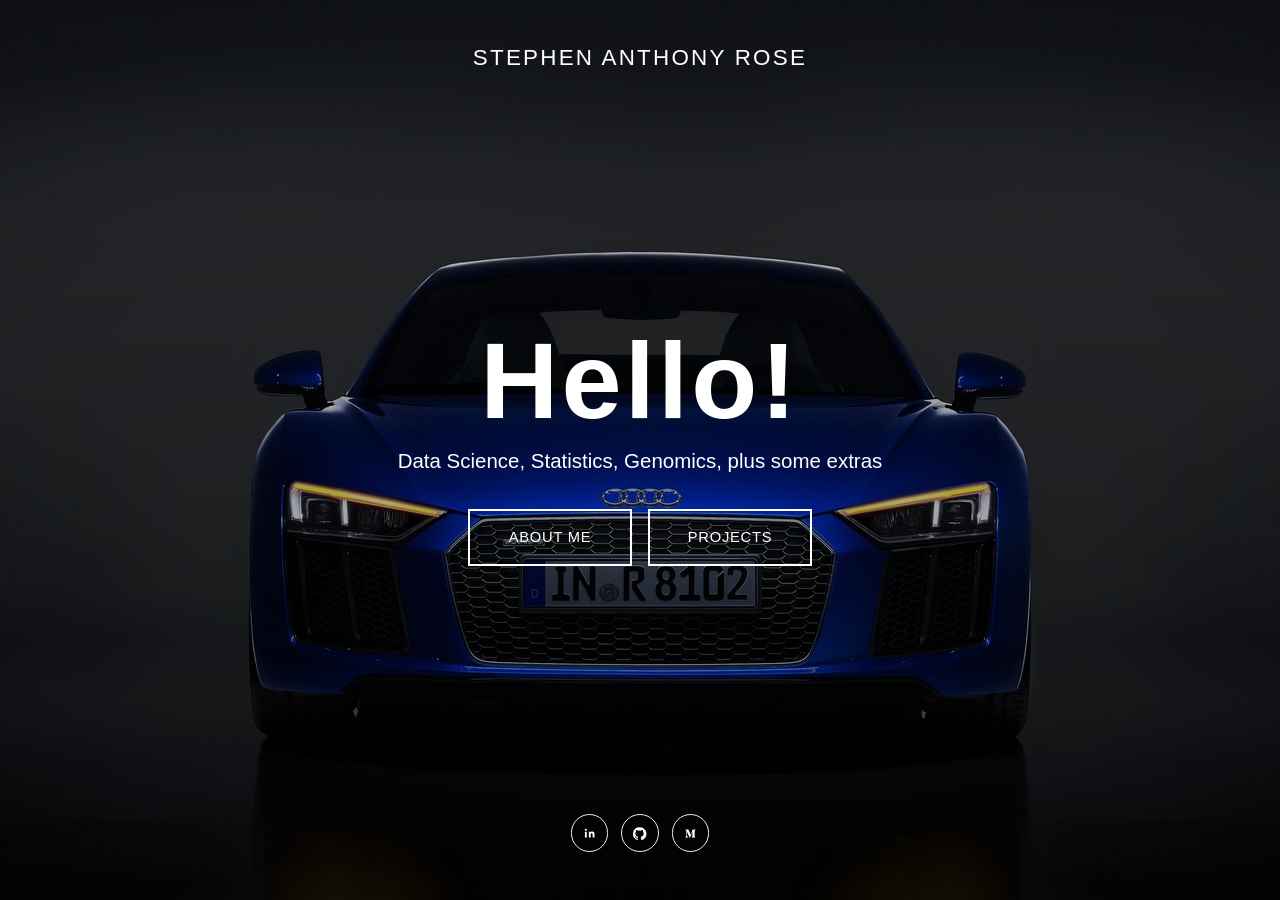
<file: index.html>
<!DOCTYPE html>
<html lang="en">
<head>
  <meta charset="UTF-8">
  <meta name="viewport" content="width=device-width, initial-scale=1.0">
  <title>Stephen Rose</title>
  <meta name="description" content="Stephen Anthony Rose - Data Science, Statistics, Genomics, plus some extras.">
  <link rel="stylesheet" href="assets/styles.css">
</head>
<body class="home-page">
  <main class="hero-shell home-hero" style="--hero-image: url('./Audi-R8_V10-2016-1280-1b.jpg'); background-color: #111217;">
    <p class="home-brand">Stephen Anthony Rose</p>
    <div class="hero-content home-copy">
      <h1>Hello!</h1>
      <p class="hero-subtitle">Data Science, Statistics, Genomics, plus some extras</p>
      <div class="cta-row">
        <a class="button button--light" href="aboutme/">About Me</a>
        <a class="button button--light" href="projects/">Projects</a>
      </div>
    </div>
    <div class="social-list home-social" aria-label="Social links">
      <a class="social-link" href="https://www.linkedin.com/in/arose13" target="_blank" rel="noreferrer" aria-label="LinkedIn">
        <svg viewBox="0 0 24 24" aria-hidden="true"><path d="M6.94 8.5V19H3.5V8.5h3.44ZM5.22 3A2.02 2.02 0 1 1 5.2 7.04 2.02 2.02 0 0 1 5.22 3Zm5.01 5.5H13.5v1.43h.05c.46-.87 1.6-1.79 3.3-1.79 3.53 0 4.18 2.32 4.18 5.34V19h-3.43v-4.86c0-1.16-.02-2.65-1.61-2.65-1.62 0-1.87 1.27-1.87 2.57V19h-3.43V8.5Z"/></svg>
      </a>
      <a class="social-link" href="https://github.com/arose13" target="_blank" rel="noreferrer" aria-label="GitHub">
        <svg viewBox="0 0 24 24" aria-hidden="true"><path d="M12 .5A12 12 0 0 0 8.2 23.9c.6.1.82-.26.82-.58v-2.03c-3.34.73-4.04-1.42-4.04-1.42-.55-1.37-1.33-1.74-1.33-1.74-1.08-.74.08-.72.08-.72 1.2.08 1.83 1.22 1.83 1.22 1.05 1.82 2.76 1.3 3.43.99.1-.77.41-1.3.74-1.6-2.67-.3-5.48-1.34-5.48-5.93 0-1.31.47-2.39 1.23-3.24-.12-.3-.53-1.53.12-3.18 0 0 1-.33 3.3 1.24a11.5 11.5 0 0 1 6 0c2.29-1.57 3.29-1.24 3.29-1.24.66 1.65.25 2.88.12 3.18.77.85 1.23 1.93 1.23 3.24 0 4.6-2.81 5.63-5.49 5.93.43.38.82 1.1.82 2.21v3.28c0 .32.21.7.83.58A12 12 0 0 0 12 .5Z"/></svg>
      </a>
      <a class="social-link" href="https://medium.com/@arose13" target="_blank" rel="noreferrer" aria-label="Medium">
        <svg viewBox="0 0 24 24" aria-hidden="true"><path d="M4.6 7.7a.7.7 0 0 0-.24-.58L2.6 5.01V4.75h5.46l4.22 9.26 3.7-9.26h5.2V5l-1.5 1.44a.45.45 0 0 0-.17.43v10.26a.45.45 0 0 0 .17.43L21.14 19v.25h-7.53V19l1.55-1.5c.15-.15.15-.2.15-.43V8.78l-4.3 10.72h-.58L5.42 8.78v6.97c-.04.31.06.62.28.84l2.02 2.45v.25H2v-.25l2.02-2.45c.22-.22.32-.54.27-.84V7.7Z"/></svg>
      </a>
    </div>
  </main>
</body>
</html>
</file>
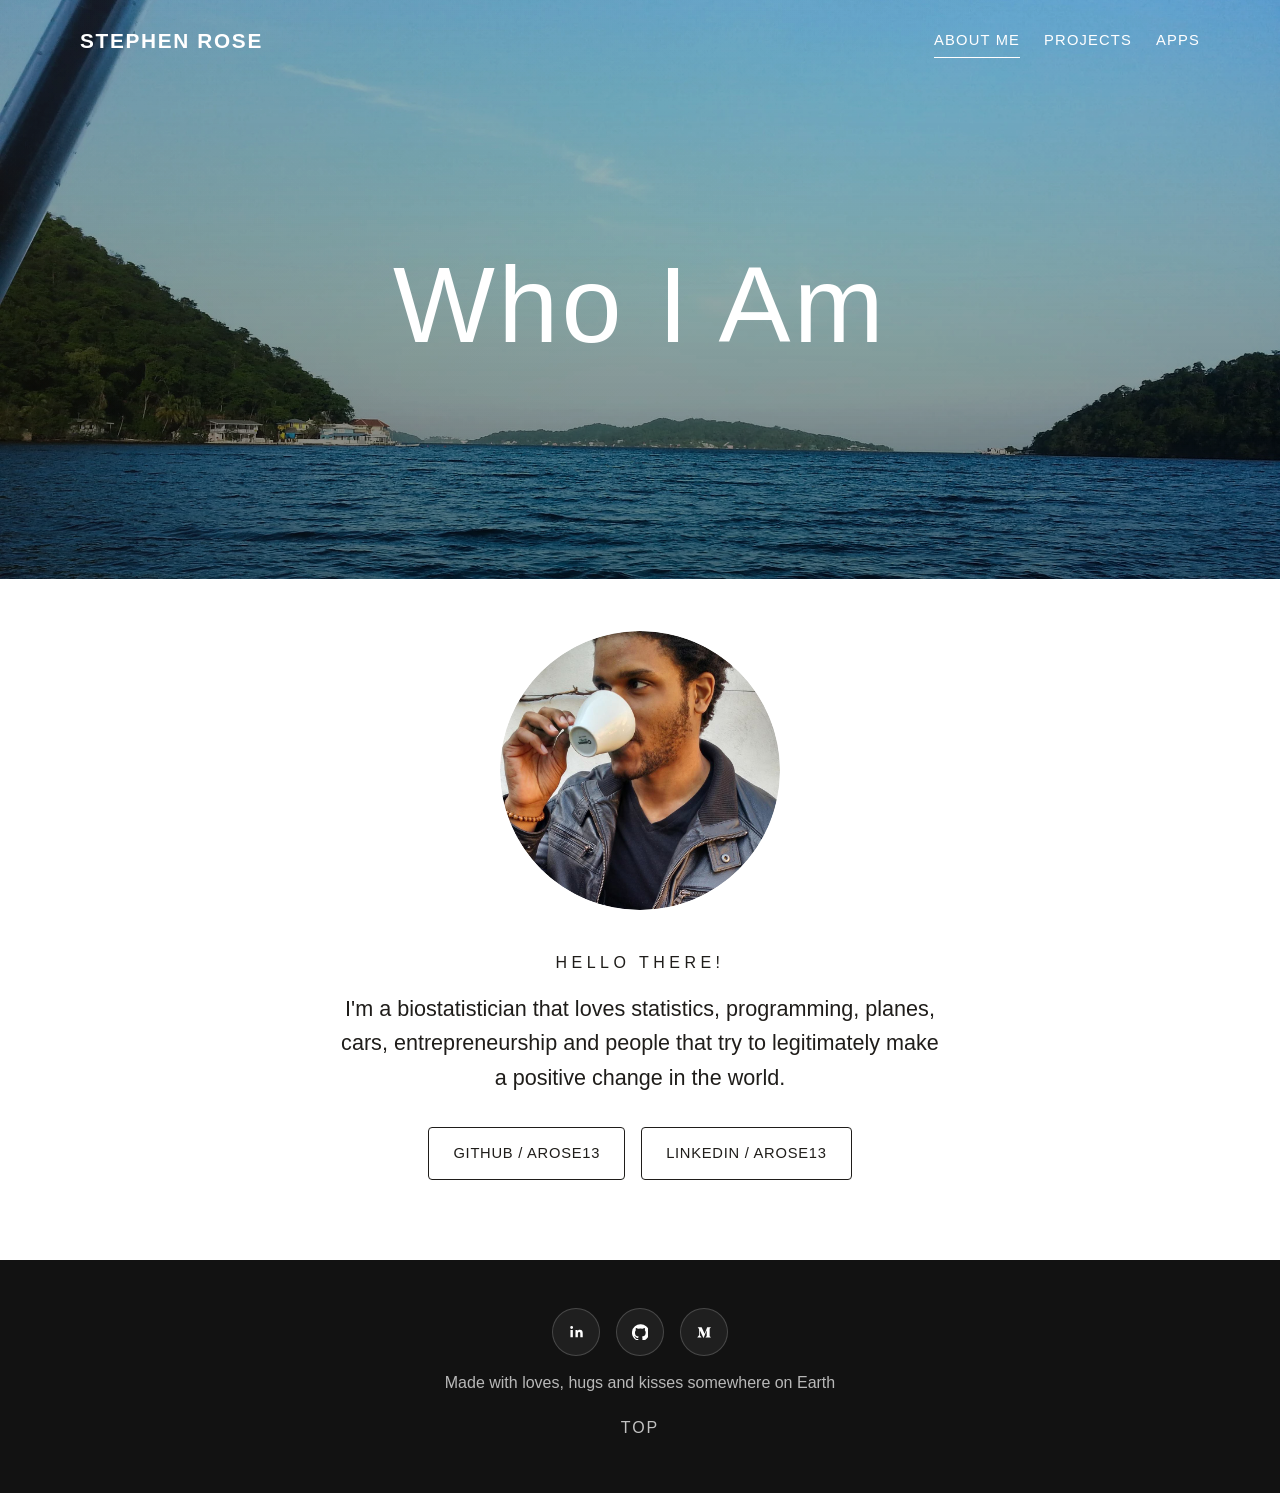
<file: aboutme/index.html>
<!DOCTYPE html>
<html lang="en">
<head>
  <meta charset="UTF-8">
  <meta name="viewport" content="width=device-width, initial-scale=1.0">
  <title>About Me - Stephen Rose</title>
  <meta name="description" content="Who I am - Stephen Rose.">
  <link rel="stylesheet" href="../assets/styles.css">
</head>
<body class="inner-page" id="top">
  <section class="page-hero" style="--hero-image: url('../assets/images/about-hero.jpg');">
    <header class="site-header">
      <a class="site-brand" href="../">Stephen Rose</a>
      <button class="menu-toggle" type="button" aria-expanded="false" aria-controls="site-nav">
        <span></span><span></span><span></span>
      </button>
      <nav class="site-nav" id="site-nav">
        <a class="is-active" href="../aboutme/">About Me</a>
        <a href="../projects/">Projects</a>
        <a href="../apps/">Apps</a>
      </nav>
    </header>

    <div class="hero-content hero-copy">
      <h1>Who I Am</h1>
    </div>
  </section>

  <main class="content-shell">
    <section class="about-panel reveal">
      <div class="portrait-card">
        <img src="../assets/circle-me.webp" alt="Portrait of Stephen Rose">
      </div>
      <div class="about-copy">
        <p class="section-kicker">Hello there!</p>
        <p class="lead-copy">I'm a biostatistician that loves statistics, programming, planes, cars, entrepreneurship and people that try to legitimately make a positive change in the world.</p>
        <div class="action-row">
          <a class="button button--dark" href="https://github.com/arose13" target="_blank" rel="noreferrer">GitHub / arose13</a>
          <a class="button button--dark" href="https://www.linkedin.com/in/arose13" target="_blank" rel="noreferrer">LinkedIn / arose13</a>
        </div>
      </div>
    </section>
  </main>

  <footer class="site-footer">
    <div class="social-list" aria-label="Footer social links">
      <a class="social-link social-link--dark" href="https://www.linkedin.com/in/arose13" target="_blank" rel="noreferrer" aria-label="LinkedIn">
        <svg viewBox="0 0 24 24" aria-hidden="true"><path d="M6.94 8.5V19H3.5V8.5h3.44ZM5.22 3A2.02 2.02 0 1 1 5.2 7.04 2.02 2.02 0 0 1 5.22 3Zm5.01 5.5H13.5v1.43h.05c.46-.87 1.6-1.79 3.3-1.79 3.53 0 4.18 2.32 4.18 5.34V19h-3.43v-4.86c0-1.16-.02-2.65-1.61-2.65-1.62 0-1.87 1.27-1.87 2.57V19h-3.43V8.5Z"/></svg>
      </a>
      <a class="social-link social-link--dark" href="https://github.com/arose13" target="_blank" rel="noreferrer" aria-label="GitHub">
        <svg viewBox="0 0 24 24" aria-hidden="true"><path d="M12 .5A12 12 0 0 0 8.2 23.9c.6.1.82-.26.82-.58v-2.03c-3.34.73-4.04-1.42-4.04-1.42-.55-1.37-1.33-1.74-1.33-1.74-1.08-.74.08-.72.08-.72 1.2.08 1.83 1.22 1.83 1.22 1.05 1.82 2.76 1.3 3.43.99.1-.77.41-1.3.74-1.6-2.67-.3-5.48-1.34-5.48-5.93 0-1.31.47-2.39 1.23-3.24-.12-.3-.53-1.53.12-3.18 0 0 1-.33 3.3 1.24a11.5 11.5 0 0 1 6 0c2.29-1.57 3.29-1.24 3.29-1.24.66 1.65.25 2.88.12 3.18.77.85 1.23 1.93 1.23 3.24 0 4.6-2.81 5.63-5.49 5.93.43.38.82 1.1.82 2.21v3.28c0 .32.21.7.83.58A12 12 0 0 0 12 .5Z"/></svg>
      </a>
      <a class="social-link social-link--dark" href="https://medium.com/@arose13" target="_blank" rel="noreferrer" aria-label="Medium">
        <svg viewBox="0 0 24 24" aria-hidden="true"><path d="M4.6 7.7a.7.7 0 0 0-.24-.58L2.6 5.01V4.75h5.46l4.22 9.26 3.7-9.26h5.2V5l-1.5 1.44a.45.45 0 0 0-.17.43v10.26a.45.45 0 0 0 .17.43L21.14 19v.25h-7.53V19l1.55-1.5c.15-.15.15-.2.15-.43V8.78l-4.3 10.72h-.58L5.42 8.78v6.97c-.04.31.06.62.28.84l2.02 2.45v.25H2v-.25l2.02-2.45c.22-.22.32-.54.27-.84V7.7Z"/></svg>
      </a>
    </div>
    <p>Made with loves, hugs and kisses somewhere on Earth</p>
    <a class="to-top" href="#top">Top</a>
  </footer>

  <script src="../assets/script.js"></script>
</body>
</html>
</file>
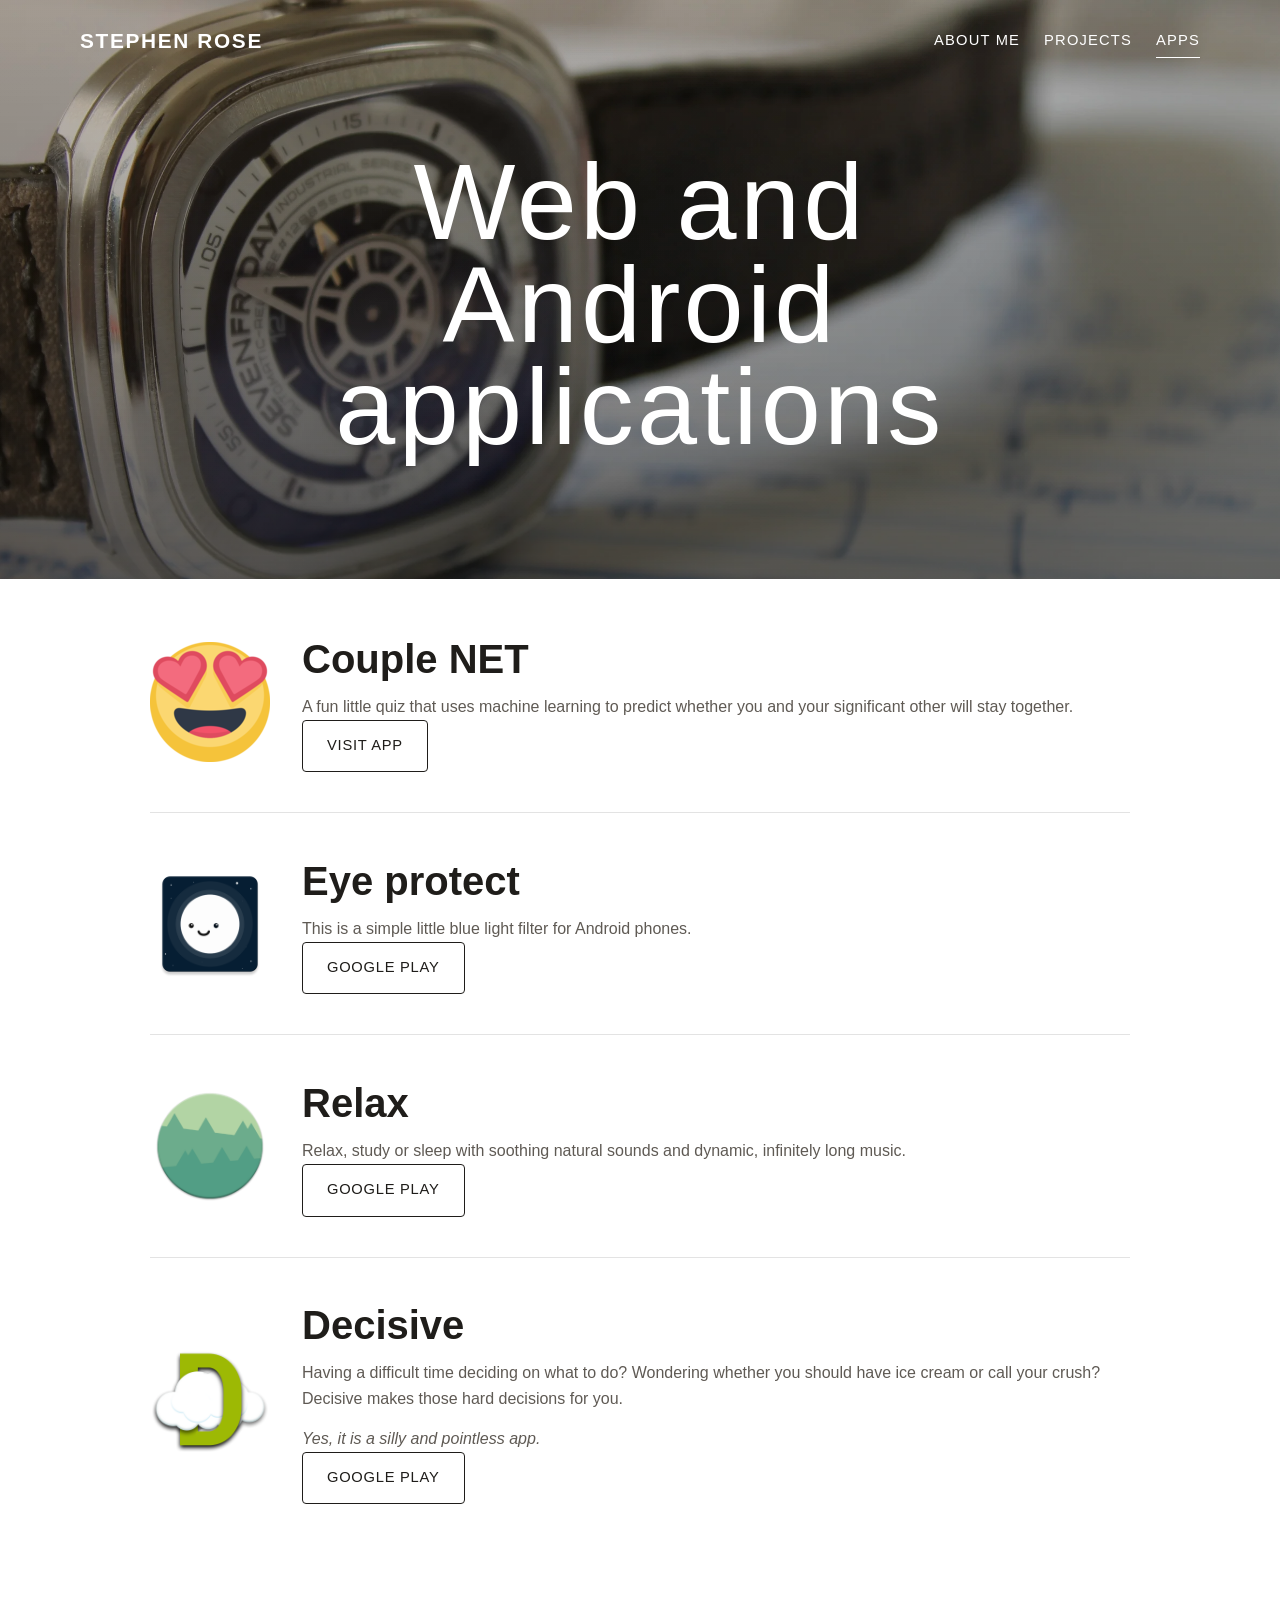
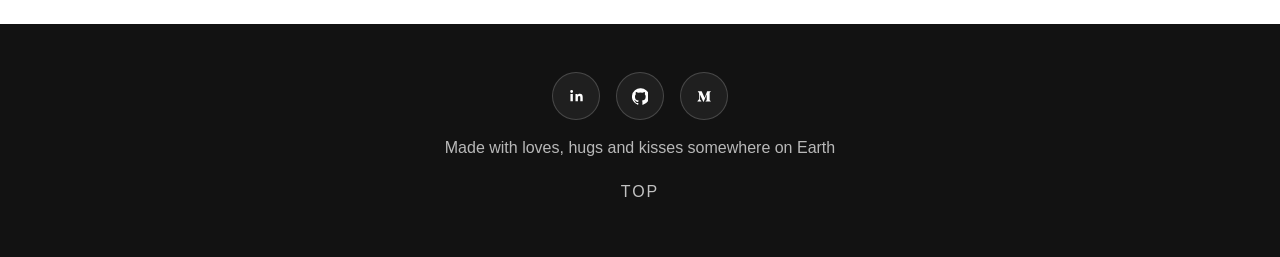
<file: apps/index.html>
<!DOCTYPE html>
<html lang="en">
<head>
  <meta charset="UTF-8">
  <meta name="viewport" content="width=device-width, initial-scale=1.0">
  <title>Apps - Stephen Rose</title>
  <meta name="description" content="Web and Android applications by Stephen Rose.">
  <link rel="stylesheet" href="../assets/styles.css">
</head>
<body class="inner-page" id="top">
  <section class="page-hero" style="--hero-image: url('../assets/images/apps-hero.jpg');">
    <header class="site-header">
      <a class="site-brand" href="../">Stephen Rose</a>
      <button class="menu-toggle" type="button" aria-expanded="false" aria-controls="site-nav">
        <span></span><span></span><span></span>
      </button>
      <nav class="site-nav" id="site-nav">
        <a href="../aboutme/">About Me</a>
        <a href="../projects/">Projects</a>
        <a class="is-active" href="../apps/">Apps</a>
      </nav>
    </header>

    <div class="hero-content hero-copy">
      <h1>Web and Android applications</h1>
    </div>
  </section>

  <main class="content-shell content-shell--wide">
    <section class="app-list">
      <article class="app-card reveal">
        <img class="entry-image entry-image--app" src="../assets/images/couplenet-app.png" alt="Couple NET icon">
        <div>
          <h2>Couple NET</h2>
          <p>A fun little quiz that uses machine learning to predict whether you and your significant other will stay together.</p>
          <a class="button button--dark" href="https://couplenet.stephenro.se/" target="_blank" rel="noreferrer">Visit app</a>
        </div>
      </article>

      <article class="app-card reveal">
        <img class="entry-image entry-image--app" src="../assets/images/eye-protect.png" alt="Eye protect app icon">
        <div>
          <h2>Eye protect</h2>
          <p>This is a simple little blue light filter for Android phones.</p>
          <a class="button button--dark" href="https://play.google.com/store/apps/details?id=me.anthony.eyeprotect" target="_blank" rel="noreferrer">Google Play</a>
        </div>
      </article>

      <article class="app-card reveal">
        <img class="entry-image entry-image--app" src="../assets/images/relax.png" alt="Relax app icon">
        <div>
          <h2>Relax</h2>
          <p>Relax, study or sleep with soothing natural sounds and dynamic, infinitely long music.</p>
          <a class="button button--dark" href="https://play.google.com/store/apps/details?id=apps.anthonyrose.me.relax" target="_blank" rel="noreferrer">Google Play</a>
        </div>
      </article>

      <article class="app-card reveal">
        <img class="entry-image entry-image--app" src="../assets/images/decisive.png" alt="Decisive app icon">
        <div>
          <h2>Decisive</h2>
          <p>Having a difficult time deciding on what to do? Wondering whether you should have ice cream or call your crush? Decisive makes those hard decisions for you.</p>
          <p class="app-note">Yes, it is a silly and pointless app.</p>
          <a class="button button--dark" href="https://play.google.com/store/apps/details?id=com.duobility.decisive" target="_blank" rel="noreferrer">Google Play</a>
        </div>
      </article>
    </section>
  </main>

  <footer class="site-footer">
    <div class="social-list" aria-label="Footer social links">
      <a class="social-link social-link--dark" href="https://www.linkedin.com/in/arose13" target="_blank" rel="noreferrer" aria-label="LinkedIn">
        <svg viewBox="0 0 24 24" aria-hidden="true"><path d="M6.94 8.5V19H3.5V8.5h3.44ZM5.22 3A2.02 2.02 0 1 1 5.2 7.04 2.02 2.02 0 0 1 5.22 3Zm5.01 5.5H13.5v1.43h.05c.46-.87 1.6-1.79 3.3-1.79 3.53 0 4.18 2.32 4.18 5.34V19h-3.43v-4.86c0-1.16-.02-2.65-1.61-2.65-1.62 0-1.87 1.27-1.87 2.57V19h-3.43V8.5Z"/></svg>
      </a>
      <a class="social-link social-link--dark" href="https://github.com/arose13" target="_blank" rel="noreferrer" aria-label="GitHub">
        <svg viewBox="0 0 24 24" aria-hidden="true"><path d="M12 .5A12 12 0 0 0 8.2 23.9c.6.1.82-.26.82-.58v-2.03c-3.34.73-4.04-1.42-4.04-1.42-.55-1.37-1.33-1.74-1.33-1.74-1.08-.74.08-.72.08-.72 1.2.08 1.83 1.22 1.83 1.22 1.05 1.82 2.76 1.3 3.43.99.1-.77.41-1.3.74-1.6-2.67-.3-5.48-1.34-5.48-5.93 0-1.31.47-2.39 1.23-3.24-.12-.3-.53-1.53.12-3.18 0 0 1-.33 3.3 1.24a11.5 11.5 0 0 1 6 0c2.29-1.57 3.29-1.24 3.29-1.24.66 1.65.25 2.88.12 3.18.77.85 1.23 1.93 1.23 3.24 0 4.6-2.81 5.63-5.49 5.93.43.38.82 1.1.82 2.21v3.28c0 .32.21.7.83.58A12 12 0 0 0 12 .5Z"/></svg>
      </a>
      <a class="social-link social-link--dark" href="https://medium.com/@arose13" target="_blank" rel="noreferrer" aria-label="Medium">
        <svg viewBox="0 0 24 24" aria-hidden="true"><path d="M4.6 7.7a.7.7 0 0 0-.24-.58L2.6 5.01V4.75h5.46l4.22 9.26 3.7-9.26h5.2V5l-1.5 1.44a.45.45 0 0 0-.17.43v10.26a.45.45 0 0 0 .17.43L21.14 19v.25h-7.53V19l1.55-1.5c.15-.15.15-.2.15-.43V8.78l-4.3 10.72h-.58L5.42 8.78v6.97c-.04.31.06.62.28.84l2.02 2.45v.25H2v-.25l2.02-2.45c.22-.22.32-.54.27-.84V7.7Z"/></svg>
      </a>
    </div>
    <p>Made with loves, hugs and kisses somewhere on Earth</p>
    <a class="to-top" href="#top">Top</a>
  </footer>

  <script src="../assets/script.js"></script>
</body>
</html>
</file>
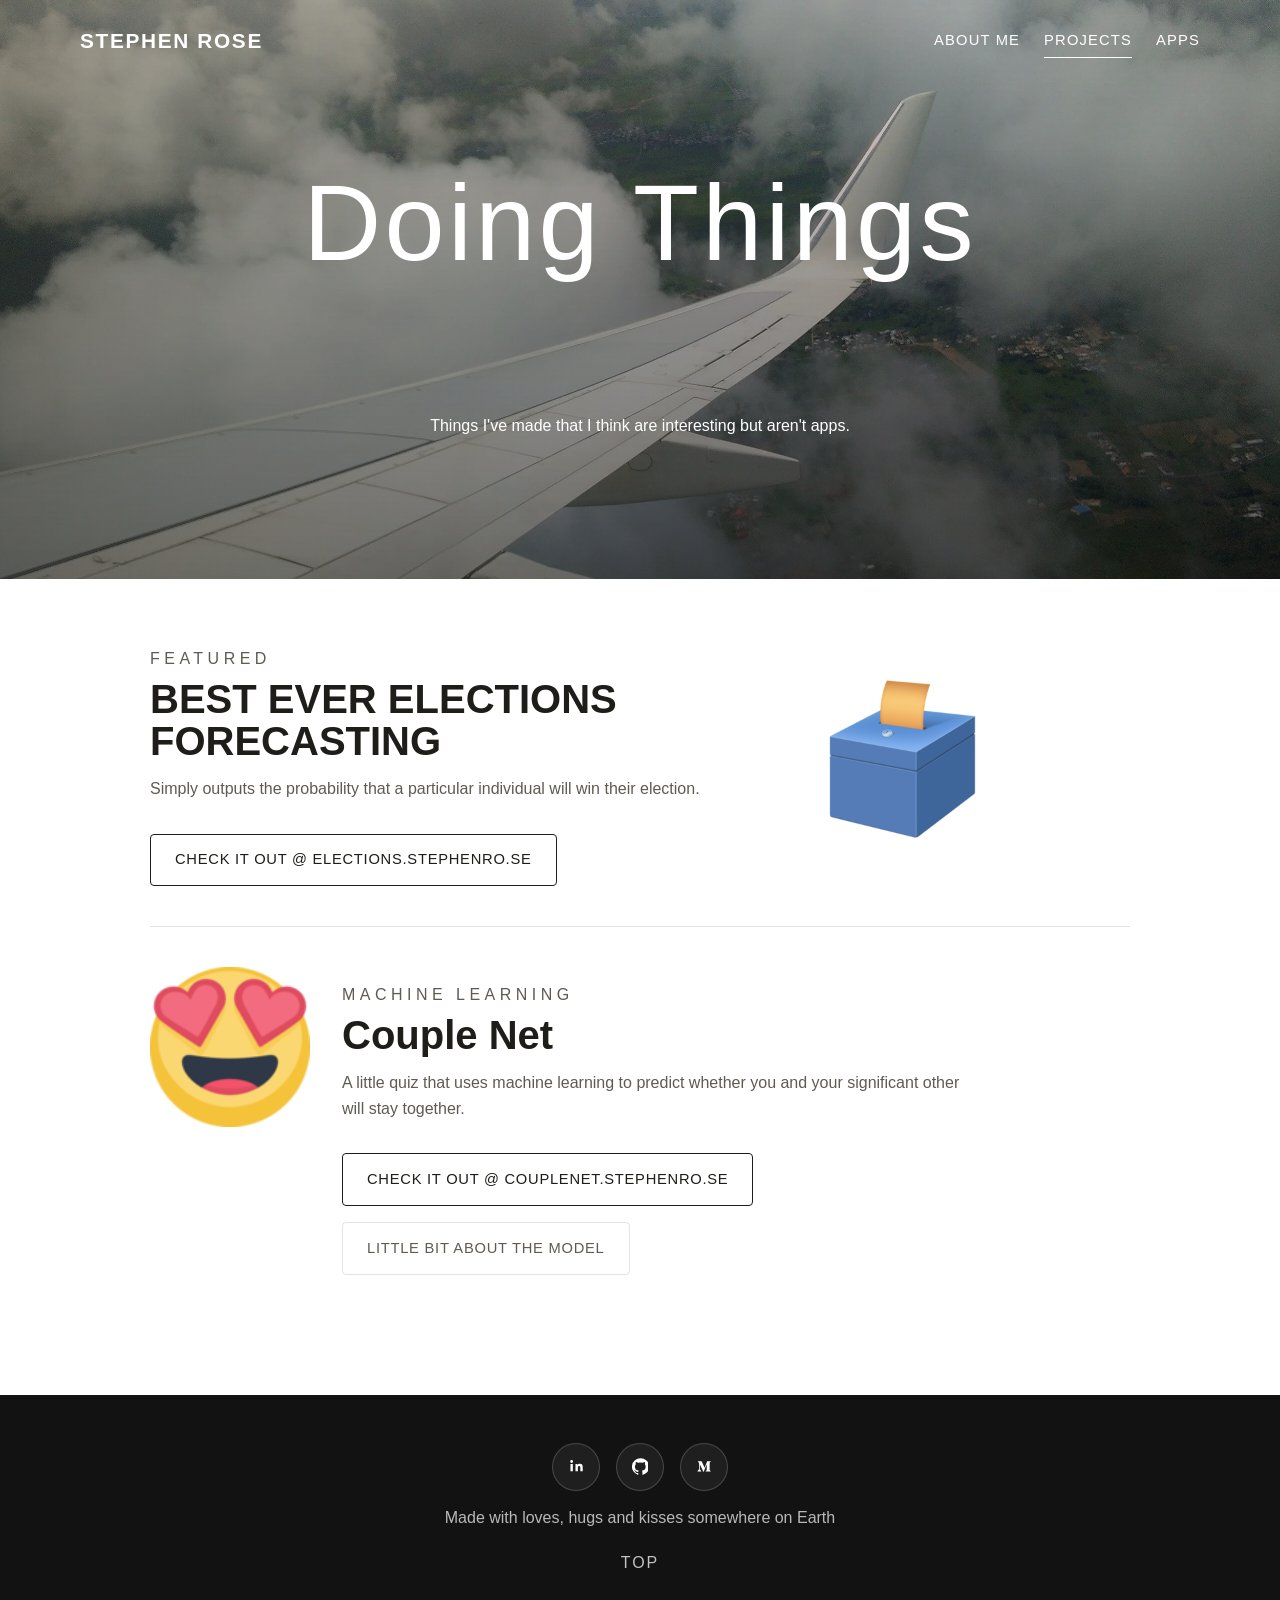
<file: projects/index.html>
<!DOCTYPE html>
<html lang="en">
<head>
  <meta charset="UTF-8">
  <meta name="viewport" content="width=device-width, initial-scale=1.0">
  <title>Projects - Stephen Rose</title>
  <meta name="description" content="Things Stephen Rose has made that are interesting but are not apps.">
  <link rel="stylesheet" href="../assets/styles.css">
</head>
<body class="inner-page" id="top">
  <section class="page-hero" style="--hero-image: url('../assets/images/projects-hero.jpg');">
    <header class="site-header">
      <a class="site-brand" href="../">Stephen Rose</a>
      <button class="menu-toggle" type="button" aria-expanded="false" aria-controls="site-nav">
        <span></span><span></span><span></span>
      </button>
      <nav class="site-nav" id="site-nav">
        <a href="../aboutme/">About Me</a>
        <a class="is-active" href="../projects/">Projects</a>
        <a href="../apps/">Apps</a>
      </nav>
    </header>

    <div class="hero-content hero-copy">
      <h1>Doing Things</h1>
      <p class="hero-note">Things I've made that I think are interesting but aren't apps.</p>
    </div>
  </section>

  <main class="content-shell content-shell--wide">
    <section class="card-grid">
      <article class="feature-card reveal feature-card--split">
        <div class="feature-body">
          <p class="section-kicker">Featured</p>
          <h2>BEST EVER ELECTIONS FORECASTING</h2>
          <p>Simply outputs the probability that a particular individual will win their election.</p>
          <div class="action-row action-row--left">
            <a class="button button--dark" href="https://elections.stephenro.se" target="_blank" rel="noreferrer">Check it out @ elections.stephenro.se</a>
          </div>
        </div>
        <img class="entry-image entry-image--project" src="../assets/images/elections-icon.png" alt="Election forecasting project icon">
      </article>

      <article class="feature-card reveal feature-card--split feature-card--compact">
        <img class="entry-image entry-image--project" src="../assets/images/couplenet-project.png" alt="Couple Net project icon">
        <div class="feature-body">
          <p class="section-kicker">Machine Learning</p>
          <h2>Couple Net</h2>
          <p>A little quiz that uses machine learning to predict whether you and your significant other will stay together.</p>
          <div class="action-row action-row--left">
            <a class="button button--dark" href="https://couplenet.stephenro.se/" target="_blank" rel="noreferrer">Check it out @ couplenet.stephenro.se</a>
            <a class="button button--ghost" href="https://medium.com/@arose13/predicting-whether-partners-will-stay-together-605148b18070" target="_blank" rel="noreferrer">Little bit about the model</a>
          </div>
        </div>
      </article>
    </section>
  </main>

  <footer class="site-footer">
    <div class="social-list" aria-label="Footer social links">
      <a class="social-link social-link--dark" href="https://www.linkedin.com/in/arose13" target="_blank" rel="noreferrer" aria-label="LinkedIn">
        <svg viewBox="0 0 24 24" aria-hidden="true"><path d="M6.94 8.5V19H3.5V8.5h3.44ZM5.22 3A2.02 2.02 0 1 1 5.2 7.04 2.02 2.02 0 0 1 5.22 3Zm5.01 5.5H13.5v1.43h.05c.46-.87 1.6-1.79 3.3-1.79 3.53 0 4.18 2.32 4.18 5.34V19h-3.43v-4.86c0-1.16-.02-2.65-1.61-2.65-1.62 0-1.87 1.27-1.87 2.57V19h-3.43V8.5Z"/></svg>
      </a>
      <a class="social-link social-link--dark" href="https://github.com/arose13" target="_blank" rel="noreferrer" aria-label="GitHub">
        <svg viewBox="0 0 24 24" aria-hidden="true"><path d="M12 .5A12 12 0 0 0 8.2 23.9c.6.1.82-.26.82-.58v-2.03c-3.34.73-4.04-1.42-4.04-1.42-.55-1.37-1.33-1.74-1.33-1.74-1.08-.74.08-.72.08-.72 1.2.08 1.83 1.22 1.83 1.22 1.05 1.82 2.76 1.3 3.43.99.1-.77.41-1.3.74-1.6-2.67-.3-5.48-1.34-5.48-5.93 0-1.31.47-2.39 1.23-3.24-.12-.3-.53-1.53.12-3.18 0 0 1-.33 3.3 1.24a11.5 11.5 0 0 1 6 0c2.29-1.57 3.29-1.24 3.29-1.24.66 1.65.25 2.88.12 3.18.77.85 1.23 1.93 1.23 3.24 0 4.6-2.81 5.63-5.49 5.93.43.38.82 1.1.82 2.21v3.28c0 .32.21.7.83.58A12 12 0 0 0 12 .5Z"/></svg>
      </a>
      <a class="social-link social-link--dark" href="https://medium.com/@arose13" target="_blank" rel="noreferrer" aria-label="Medium">
        <svg viewBox="0 0 24 24" aria-hidden="true"><path d="M4.6 7.7a.7.7 0 0 0-.24-.58L2.6 5.01V4.75h5.46l4.22 9.26 3.7-9.26h5.2V5l-1.5 1.44a.45.45 0 0 0-.17.43v10.26a.45.45 0 0 0 .17.43L21.14 19v.25h-7.53V19l1.55-1.5c.15-.15.15-.2.15-.43V8.78l-4.3 10.72h-.58L5.42 8.78v6.97c-.04.31.06.62.28.84l2.02 2.45v.25H2v-.25l2.02-2.45c.22-.22.32-.54.27-.84V7.7Z"/></svg>
      </a>
    </div>
    <p>Made with loves, hugs and kisses somewhere on Earth</p>
    <a class="to-top" href="#top">Top</a>
  </footer>

  <script src="../assets/script.js"></script>
</body>
</html>
</file>
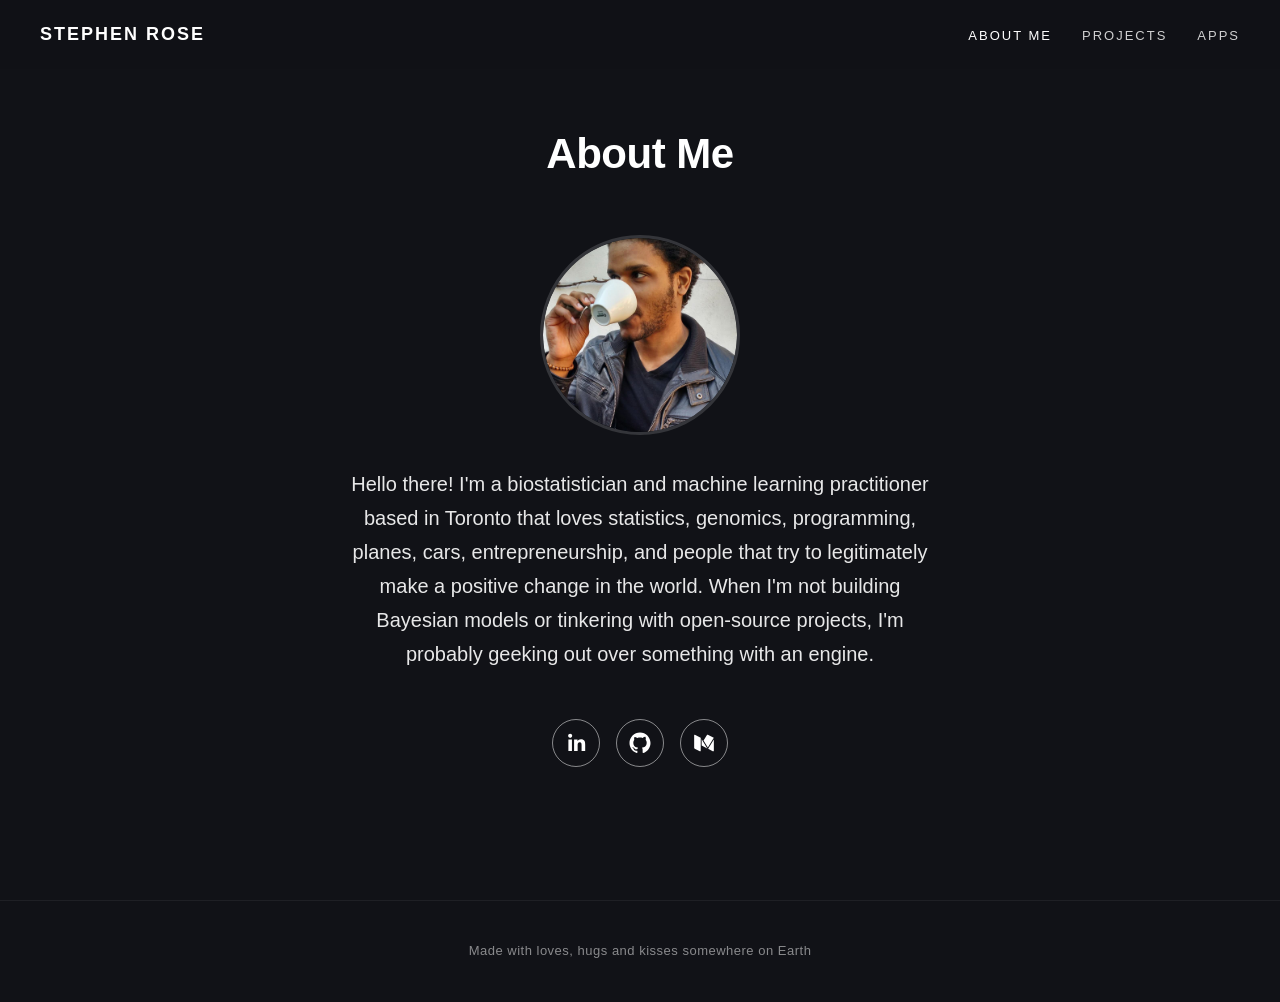
<file: aboutme.html>
<!DOCTYPE html>
<html lang="en-US">
<head>
  <meta charset="utf-8">
  <meta name="viewport" content="width=device-width, initial-scale=1, shrink-to-fit=no">
  <title>About Me &mdash; Stephen Rose</title>
  <meta name="description" content="Hello there! I'm a biostatistician that loves statistics, programming, planes, cars, entrepreneurship and people.">
  <link rel="icon" type="image/x-icon" href="favicon.ico">
  <link rel="stylesheet" href="style.css">
</head>
<body>

  <!-- Header -->
  <header class="site-header scrolled">
    <div class="logo"><a href="index.html">Stephen Rose</a></div>
    <button class="menu-toggle" aria-label="Menu" onclick="document.querySelector('nav ul').classList.toggle('open')">&#9776;</button>
    <nav>
      <ul>
        <li><a href="aboutme.html" class="active">About Me</a></li>
        <li><a href="projects.html">Projects</a></li>
        <li><a href="apps.html">Apps</a></li>
      </ul>
    </nav>
  </header>

  <!-- About Me -->
  <main class="page">
    <div class="page-container">
      <h1 class="page-title">About Me</h1>

      <div class="about-profile">
        <img src="circle-me.webp" alt="Stephen Rose" class="profile-image">
        <p class="about-bio">
          Hello there! I'm a biostatistician and machine learning practitioner based in Toronto that loves statistics, genomics, programming, planes, cars, entrepreneurship, and people that try to legitimately make a positive change in the world. When I'm not building Bayesian models or tinkering with open-source projects, I'm probably geeking out over something with an engine.
        </p>
      </div>

      <div class="social-icons" style="margin-top: 32px;">
        <a href="https://www.linkedin.com/in/arose13" target="_blank" aria-label="LinkedIn">
          <svg viewBox="0 0 64 64"><path d="M20.4,44h5.4V26.6h-5.4V44z M23.1,18c-1.7,0-3.1,1.4-3.1,3.1c0,1.7,1.4,3.1,3.1,3.1 c1.7,0,3.1-1.4,3.1-3.1C26.2,19.4,24.8,18,23.1,18z M39.5,26.2c-2.6,0-4.4,1.4-5.1,2.8h-0.1v-2.4h-5.2V44h5.4v-8.6 c0-2.3,0.4-4.5,3.2-4.5c2.8,0,2.8,2.6,2.8,4.6V44H46v-9.5C46,29.8,45,26.2,39.5,26.2z"/></svg>
        </a>
        <a href="https://github.com/arose13" target="_blank" aria-label="GitHub">
          <svg viewBox="0 0 64 64"><path d="M32,16c-8.8,0-16,7.2-16,16c0,7.1,4.6,13.1,10.9,15.2 c0.8,0.1,1.1-0.3,1.1-0.8c0-0.4,0-1.4,0-2.7c-4.5,1-5.4-2.1-5.4-2.1c-0.7-1.8-1.8-2.3-1.8-2.3c-1.5-1,0.1-1,0.1-1 c1.6,0.1,2.5,1.6,2.5,1.6c1.4,2.4,3.7,1.7,4.7,1.3c0.1-1,0.6-1.7,1-2.1c-3.6-0.4-7.3-1.8-7.3-7.9c0-1.7,0.6-3.2,1.6-4.3 c-0.2-0.4-0.7-2,0.2-4.2c0,0,1.3-0.4,4.4,1.6c1.3-0.4,2.6-0.5,4-0.5c1.4,0,2.7,0.2,4,0.5c3.1-2.1,4.4-1.6,4.4-1.6 c0.9,2.2,0.3,3.8,0.2,4.2c1,1.1,1.6,2.5,1.6,4.3c0,6.1-3.7,7.5-7.3,7.9c0.6,0.5,1.1,1.5,1.1,3c0,2.1,0,3.9,0,4.4 c0,0.4,0.3,0.9,1.1,0.8C43.4,45.1,48,39.1,48,32C48,23.2,40.8,16,32,16z"/></svg>
        </a>
        <a href="https://medium.com/@arose13" target="_blank" aria-label="Medium">
          <svg viewBox="0 0 64 64"><path d="M46.908,23.95c-0.006-0.005-0.011-0.01-0.018-0.014l-0.01-0.005l-9.05-4.525c-0.061-0.031-0.125-0.051-0.19-0.068c-0.082-0.021-0.165-0.034-0.249-0.034c-0.347,0-0.692,0.174-0.878,0.477l-5.21,8.467l6.538,10.625l9.095-14.779C46.966,24.046,46.952,23.985,46.908,23.95z M28.433,35.958L37,40.241L28.433,26.32V35.958z M38.287,40.884l7.052,3.526C46.256,44.869,47,44.548,47,43.693V26.726L38.287,40.884z M26.946,23.964l-8.839-4.419c-0.16-0.08-0.312-0.118-0.449-0.118c-0.387,0-0.659,0.299-0.659,0.802v19.083c0,0.511,0.374,1.116,0.831,1.344l7.785,3.892c0.2,0.1,0.39,0.147,0.561,0.147c0.484,0,0.823-0.374,0.823-1.003V24.051C27,24.014,26.979,23.98,26.946,23.964z"/></svg>
        </a>
      </div>
    </div>
  </main>

  <!-- Footer -->
  <footer class="site-footer">
    <p>Made with loves, hugs and kisses somewhere on Earth</p>
  </footer>

</body>
</html>
</file>
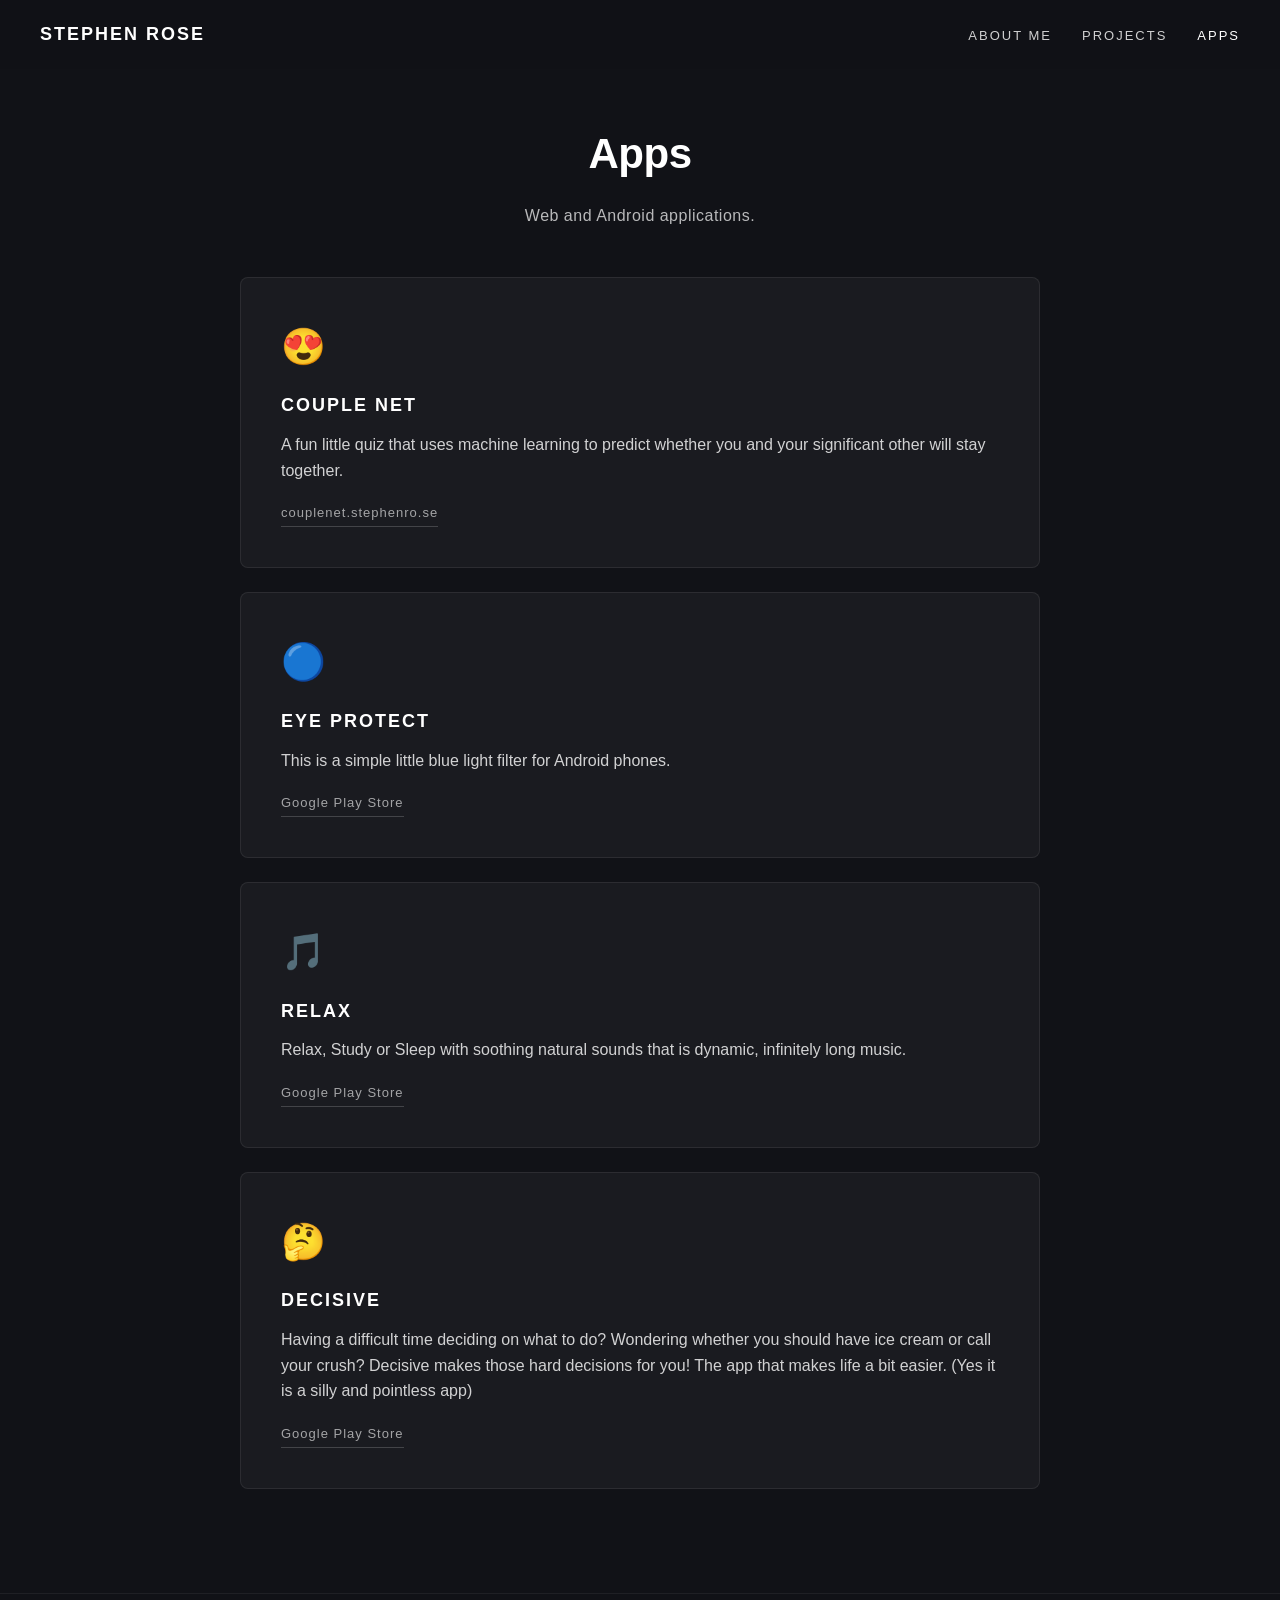
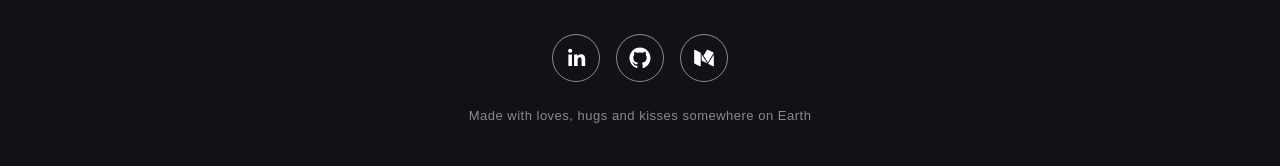
<file: apps.html>
<!DOCTYPE html>
<html lang="en-US">
<head>
  <meta charset="utf-8">
  <meta name="viewport" content="width=device-width, initial-scale=1, shrink-to-fit=no">
  <title>Apps &mdash; Stephen Rose</title>
  <meta name="description" content="Web and Android applications by Stephen Rose.">
  <link rel="icon" type="image/x-icon" href="favicon.ico">
  <link rel="stylesheet" href="style.css">
</head>
<body>

  <!-- Header -->
  <header class="site-header scrolled">
    <div class="logo"><a href="index.html">Stephen Rose</a></div>
    <button class="menu-toggle" aria-label="Menu" onclick="document.querySelector('nav ul').classList.toggle('open')">&#9776;</button>
    <nav>
      <ul>
        <li><a href="aboutme.html">About Me</a></li>
        <li><a href="projects.html">Projects</a></li>
        <li><a href="apps.html" class="active">Apps</a></li>
      </ul>
    </nav>
  </header>

  <!-- Apps -->
  <main class="page">
    <div class="page-container">
      <h1 class="page-title">Apps</h1>
      <p class="section-subtitle">Web and Android applications.</p>

      <!-- Couple NET -->
      <div class="project-card">
        <div class="project-icon">&#x1F60D;</div>
        <h3>Couple NET</h3>
        <p>A fun little quiz that uses machine learning to predict whether you and your significant other will stay together.</p>
        <a href="https://couplenet.stephenro.se" target="_blank" class="project-link">couplenet.stephenro.se</a>
      </div>

      <!-- Eye Protect -->
      <div class="project-card">
        <div class="project-icon">&#x1F535;</div>
        <h3>Eye Protect</h3>
        <p>This is a simple little blue light filter for Android phones.</p>
        <a href="https://play.google.com/store" target="_blank" class="project-link">Google Play Store</a>
      </div>

      <!-- Relax -->
      <div class="project-card">
        <div class="project-icon">&#x1F3B5;</div>
        <h3>Relax</h3>
        <p>Relax, Study or Sleep with soothing natural sounds that is dynamic, infinitely long music.</p>
        <a href="https://play.google.com/store" target="_blank" class="project-link">Google Play Store</a>
      </div>

      <!-- Decisive -->
      <div class="project-card">
        <div class="project-icon">&#x1F914;</div>
        <h3>Decisive</h3>
        <p>Having a difficult time deciding on what to do? Wondering whether you should have ice cream or call your crush? Decisive makes those hard decisions for you! The app that makes life a bit easier. (Yes it is a silly and pointless app)</p>
        <a href="https://play.google.com/store" target="_blank" class="project-link">Google Play Store</a>
      </div>
    </div>
  </main>

  <!-- Footer -->
  <footer class="site-footer">
    <div class="social-icons">
      <a href="https://www.linkedin.com/in/arose13" target="_blank" aria-label="LinkedIn">
        <svg viewBox="0 0 64 64"><path d="M20.4,44h5.4V26.6h-5.4V44z M23.1,18c-1.7,0-3.1,1.4-3.1,3.1c0,1.7,1.4,3.1,3.1,3.1 c1.7,0,3.1-1.4,3.1-3.1C26.2,19.4,24.8,18,23.1,18z M39.5,26.2c-2.6,0-4.4,1.4-5.1,2.8h-0.1v-2.4h-5.2V44h5.4v-8.6 c0-2.3,0.4-4.5,3.2-4.5c2.8,0,2.8,2.6,2.8,4.6V44H46v-9.5C46,29.8,45,26.2,39.5,26.2z"/></svg>
      </a>
      <a href="https://github.com/arose13" target="_blank" aria-label="GitHub">
        <svg viewBox="0 0 64 64"><path d="M32,16c-8.8,0-16,7.2-16,16c0,7.1,4.6,13.1,10.9,15.2 c0.8,0.1,1.1-0.3,1.1-0.8c0-0.4,0-1.4,0-2.7c-4.5,1-5.4-2.1-5.4-2.1c-0.7-1.8-1.8-2.3-1.8-2.3c-1.5-1,0.1-1,0.1-1 c1.6,0.1,2.5,1.6,2.5,1.6c1.4,2.4,3.7,1.7,4.7,1.3c0.1-1,0.6-1.7,1-2.1c-3.6-0.4-7.3-1.8-7.3-7.9c0-1.7,0.6-3.2,1.6-4.3 c-0.2-0.4-0.7-2,0.2-4.2c0,0,1.3-0.4,4.4,1.6c1.3-0.4,2.6-0.5,4-0.5c1.4,0,2.7,0.2,4,0.5c3.1-2.1,4.4-1.6,4.4-1.6 c0.9,2.2,0.3,3.8,0.2,4.2c1,1.1,1.6,2.5,1.6,4.3c0,6.1-3.7,7.5-7.3,7.9c0.6,0.5,1.1,1.5,1.1,3c0,2.1,0,3.9,0,4.4 c0,0.4,0.3,0.9,1.1,0.8C43.4,45.1,48,39.1,48,32C48,23.2,40.8,16,32,16z"/></svg>
      </a>
      <a href="https://medium.com/@arose13" target="_blank" aria-label="Medium">
        <svg viewBox="0 0 64 64"><path d="M46.908,23.95c-0.006-0.005-0.011-0.01-0.018-0.014l-0.01-0.005l-9.05-4.525c-0.061-0.031-0.125-0.051-0.19-0.068c-0.082-0.021-0.165-0.034-0.249-0.034c-0.347,0-0.692,0.174-0.878,0.477l-5.21,8.467l6.538,10.625l9.095-14.779C46.966,24.046,46.952,23.985,46.908,23.95z M28.433,35.958L37,40.241L28.433,26.32V35.958z M38.287,40.884l7.052,3.526C46.256,44.869,47,44.548,47,43.693V26.726L38.287,40.884z M26.946,23.964l-8.839-4.419c-0.16-0.08-0.312-0.118-0.449-0.118c-0.387,0-0.659,0.299-0.659,0.802v19.083c0,0.511,0.374,1.116,0.831,1.344l7.785,3.892c0.2,0.1,0.39,0.147,0.561,0.147c0.484,0,0.823-0.374,0.823-1.003V24.051C27,24.014,26.979,23.98,26.946,23.964z"/></svg>
      </a>
    </div>
    <p>Made with loves, hugs and kisses somewhere on Earth</p>
  </footer>

</body>
</html>
</file>
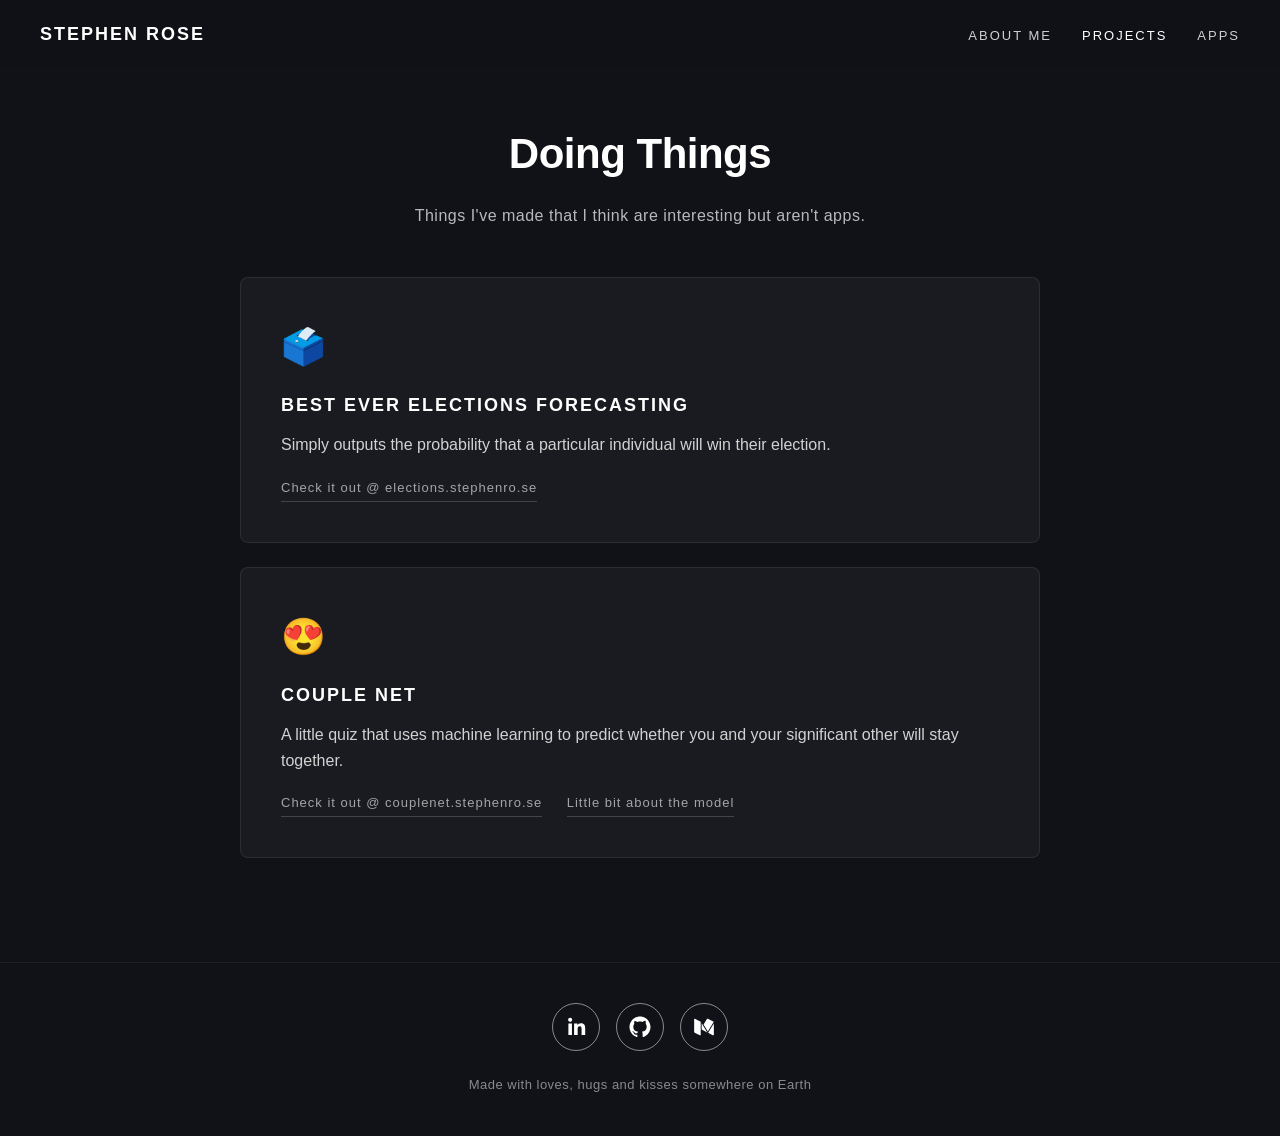
<file: projects.html>
<!DOCTYPE html>
<html lang="en-US">
<head>
  <meta charset="utf-8">
  <meta name="viewport" content="width=device-width, initial-scale=1, shrink-to-fit=no">
  <title>Projects &mdash; Stephen Rose</title>
  <meta name="description" content="Things I've made that I think are interesting.">
  <link rel="icon" type="image/x-icon" href="favicon.ico">
  <link rel="stylesheet" href="style.css">
</head>
<body>

  <!-- Header -->
  <header class="site-header scrolled">
    <div class="logo"><a href="index.html">Stephen Rose</a></div>
    <button class="menu-toggle" aria-label="Menu" onclick="document.querySelector('nav ul').classList.toggle('open')">&#9776;</button>
    <nav>
      <ul>
        <li><a href="aboutme.html">About Me</a></li>
        <li><a href="projects.html" class="active">Projects</a></li>
        <li><a href="apps.html">Apps</a></li>
      </ul>
    </nav>
  </header>

  <!-- Projects -->
  <main class="page">
    <div class="page-container">
      <h1 class="page-title">Doing Things</h1>
      <p class="section-subtitle">Things I've made that I think are interesting but aren't apps.</p>

      <!-- Elections Forecasting -->
      <div class="project-card">
        <div class="project-icon">&#x1F5F3;&#xFE0F;</div>
        <h3>Best Ever Elections Forecasting</h3>
        <p>Simply outputs the probability that a particular individual will win their election.</p>
        <a href="https://elections.stephenro.se" target="_blank" class="project-link">Check it out @ elections.stephenro.se</a>
      </div>

      <!-- Couple Net -->
      <div class="project-card">
        <div class="project-icon">&#x1F60D;</div>
        <h3>Couple Net</h3>
        <p>A little quiz that uses machine learning to predict whether you and your significant other will stay together.</p>
        <a href="https://couplenet.stephenro.se" target="_blank" class="project-link">Check it out @ couplenet.stephenro.se</a>
        <a href="https://medium.com/@arose13/predicting-whether-partners-will-stay-together-605148b18070" target="_blank" class="project-link">Little bit about the model</a>
      </div>
    </div>
  </main>

  <!-- Footer -->
  <footer class="site-footer">
    <div class="social-icons">
      <a href="https://www.linkedin.com/in/arose13" target="_blank" aria-label="LinkedIn">
        <svg viewBox="0 0 64 64"><path d="M20.4,44h5.4V26.6h-5.4V44z M23.1,18c-1.7,0-3.1,1.4-3.1,3.1c0,1.7,1.4,3.1,3.1,3.1 c1.7,0,3.1-1.4,3.1-3.1C26.2,19.4,24.8,18,23.1,18z M39.5,26.2c-2.6,0-4.4,1.4-5.1,2.8h-0.1v-2.4h-5.2V44h5.4v-8.6 c0-2.3,0.4-4.5,3.2-4.5c2.8,0,2.8,2.6,2.8,4.6V44H46v-9.5C46,29.8,45,26.2,39.5,26.2z"/></svg>
      </a>
      <a href="https://github.com/arose13" target="_blank" aria-label="GitHub">
        <svg viewBox="0 0 64 64"><path d="M32,16c-8.8,0-16,7.2-16,16c0,7.1,4.6,13.1,10.9,15.2 c0.8,0.1,1.1-0.3,1.1-0.8c0-0.4,0-1.4,0-2.7c-4.5,1-5.4-2.1-5.4-2.1c-0.7-1.8-1.8-2.3-1.8-2.3c-1.5-1,0.1-1,0.1-1 c1.6,0.1,2.5,1.6,2.5,1.6c1.4,2.4,3.7,1.7,4.7,1.3c0.1-1,0.6-1.7,1-2.1c-3.6-0.4-7.3-1.8-7.3-7.9c0-1.7,0.6-3.2,1.6-4.3 c-0.2-0.4-0.7-2,0.2-4.2c0,0,1.3-0.4,4.4,1.6c1.3-0.4,2.6-0.5,4-0.5c1.4,0,2.7,0.2,4,0.5c3.1-2.1,4.4-1.6,4.4-1.6 c0.9,2.2,0.3,3.8,0.2,4.2c1,1.1,1.6,2.5,1.6,4.3c0,6.1-3.7,7.5-7.3,7.9c0.6,0.5,1.1,1.5,1.1,3c0,2.1,0,3.9,0,4.4 c0,0.4,0.3,0.9,1.1,0.8C43.4,45.1,48,39.1,48,32C48,23.2,40.8,16,32,16z"/></svg>
      </a>
      <a href="https://medium.com/@arose13" target="_blank" aria-label="Medium">
        <svg viewBox="0 0 64 64"><path d="M46.908,23.95c-0.006-0.005-0.011-0.01-0.018-0.014l-0.01-0.005l-9.05-4.525c-0.061-0.031-0.125-0.051-0.19-0.068c-0.082-0.021-0.165-0.034-0.249-0.034c-0.347,0-0.692,0.174-0.878,0.477l-5.21,8.467l6.538,10.625l9.095-14.779C46.966,24.046,46.952,23.985,46.908,23.95z M28.433,35.958L37,40.241L28.433,26.32V35.958z M38.287,40.884l7.052,3.526C46.256,44.869,47,44.548,47,43.693V26.726L38.287,40.884z M26.946,23.964l-8.839-4.419c-0.16-0.08-0.312-0.118-0.449-0.118c-0.387,0-0.659,0.299-0.659,0.802v19.083c0,0.511,0.374,1.116,0.831,1.344l7.785,3.892c0.2,0.1,0.39,0.147,0.561,0.147c0.484,0,0.823-0.374,0.823-1.003V24.051C27,24.014,26.979,23.98,26.946,23.964z"/></svg>
      </a>
    </div>
    <p>Made with loves, hugs and kisses somewhere on Earth</p>
  </footer>

</body>
</html>
</file>
<file: assets/styles.css>
:root {
  --bg: #ffffff;
  --paper: #ffffff;
  --text: #1f1d1a;
  --muted: #5f5a54;
  --line: rgba(31, 29, 26, 0.12);
  --accent: #c79a54;
  --accent-deep: #8b6026;
  --footer: #121212;
  --shadow: 0 18px 44px rgba(28, 20, 10, 0.1);
}

* {
  box-sizing: border-box;
}

html {
  scroll-behavior: smooth;
}

body {
  margin: 0;
  background: var(--bg);
  color: var(--text);
  font-family: futura-pt, "Helvetica Neue", Arial, sans-serif;
  line-height: 1.6;
}

body.home-page {
  background: #111217;
}

a {
  color: inherit;
  text-decoration: none;
}

img {
  display: block;
  max-width: 100%;
}

.hero-shell,
.page-hero {
  position: relative;
  background-image: var(--hero-image);
  background-position: center center;
  background-size: cover;
  background-attachment: fixed;
  color: #fff;
  isolation: isolate;
}

.hero-shell::before,
.page-hero::before {
  content: "";
  position: absolute;
  inset: 0;
  background:
    linear-gradient(180deg, rgba(4, 4, 4, 0.18) 0%, rgba(4, 4, 4, 0.52) 100%),
    linear-gradient(135deg, rgba(142, 93, 36, 0.18), transparent 55%);
  z-index: -1;
}

.home-hero {
  min-height: 100vh;
  display: flex;
  flex-direction: column;
  align-items: center;
  justify-content: space-between;
  padding: 2.5rem 2rem 3rem;
  background-color: #111217;
}

.home-hero::before {
  background: linear-gradient(180deg, rgba(0, 0, 0, 0.2) 0%, rgba(0, 0, 0, 0.46) 100%);
}

.hero-content {
  width: min(100%, 760px);
  margin: 0 auto;
  text-align: center;
}

.home-copy {
  display: flex;
  flex-direction: column;
  align-items: center;
  justify-content: center;
  flex: 1;
  gap: 0.8rem;
}

.home-copy > *,
.hero-copy > * {
  animation: rise 0.8s ease both;
}

.home-copy > *:nth-child(2),
.hero-copy > *:nth-child(2) {
  animation-delay: 0.08s;
}

.home-copy > *:nth-child(3),
.hero-copy > *:nth-child(3) {
  animation-delay: 0.16s;
}

.home-copy > *:nth-child(4),
.hero-copy > *:nth-child(4) {
  animation-delay: 0.24s;
}

.home-copy > *:nth-child(5),
.hero-copy > *:nth-child(5) {
  animation-delay: 0.32s;
}

.hero-kicker,
.section-kicker {
  margin: 0;
  font-family: futura-pt, "Helvetica Neue", Arial, sans-serif;
  font-size: 1rem;
  letter-spacing: 0.28em;
  text-transform: uppercase;
}

.home-brand {
  margin: 0;
  font-family: futura-pt, "Helvetica Neue", Arial, sans-serif;
  font-size: clamp(1.1rem, 2.5vw, 1.4rem);
  letter-spacing: 0.1em;
  text-transform: uppercase;
  animation: rise 0.8s ease both;
}

.home-copy h1,
.hero-copy h1 {
  margin: 0.35rem 0 0;
  font-family: futura-pt, "Helvetica Neue", Arial, sans-serif;
  font-size: clamp(3.8rem, 10vw, 6.75rem);
  font-weight: 600;
  letter-spacing: 0.03em;
  line-height: 0.95;
}

.hero-copy h1 {
  font-weight: 200;
}

.hero-subtitle,
.hero-note,
.lead-copy {
  margin: 1rem auto 0;
  max-width: 42rem;
  font-size: clamp(1.05rem, 2vw, 1.35rem);
  font-weight: 300;
}

.hero-note {
  font-size: 1rem;
  max-width: 32rem;
}

.home-copy .hero-subtitle {
  max-width: 38rem;
  margin-top: 0;
  font-size: clamp(1.05rem, 2.2vw, 1.28rem);
}

.cta-row,
.action-row,
.social-list {
  display: flex;
  flex-wrap: wrap;
  justify-content: center;
  gap: 1rem;
}

.cta-row,
.action-row {
  margin-top: 2rem;
}

.button {
  display: inline-flex;
  align-items: center;
  justify-content: center;
  min-height: 3rem;
  padding: 0.85rem 1.5rem;
  border: 1px solid currentColor;
  border-radius: 4px;
  font-size: 0.92rem;
  font-weight: 500;
  letter-spacing: 0.05em;
  text-transform: uppercase;
  transition: transform 180ms ease, background-color 180ms ease, color 180ms ease, border-color 180ms ease;
}

.button:hover,
.button:focus-visible,
.social-link:hover,
.social-link:focus-visible,
.site-nav a:hover,
.site-nav a:focus-visible,
.to-top:hover,
.to-top:focus-visible {
  transform: translateY(-2px);
}

.button--light {
  color: #fff;
  background: transparent;
}

.button--light:hover,
.button--light:focus-visible {
  background: #fff;
  color: #111;
}

.button--dark {
  color: var(--text);
  background: transparent;
}

.button--dark:hover,
.button--dark:focus-visible {
  background: var(--text);
  color: #fff;
}

.button--ghost {
  border-color: var(--line);
  color: var(--muted);
}

.button--ghost:hover,
.button--ghost:focus-visible {
  border-color: var(--accent-deep);
  color: var(--accent-deep);
}

.social-list {
  margin-top: 2rem;
}

.home-copy .cta-row {
  gap: 1em;
  margin-top: 1.15rem;
}

.home-copy .button {
  min-width: 10.25rem;
  border-width: 2px;
  border-radius: 0;
  padding: 0.92rem 1.75rem;
}

.home-social {
  margin-top: 0;
  gap: 0.8rem;
  animation: rise 0.8s ease both;
  animation-delay: 0.32s;
}

.home-social .social-link {
  width: 2.35rem;
  height: 2.35rem;
  border-color: rgba(255, 255, 255, 0.92);
}

.home-social .social-link svg {
  width: 0.82rem;
  height: 0.82rem;
}

.social-link {
  display: inline-flex;
  align-items: center;
  justify-content: center;
  width: 3rem;
  height: 3rem;
  border: 1px solid rgba(255, 255, 255, 0.55);
  border-radius: 999px;
  background: transparent;
  transition: transform 180ms ease, background-color 180ms ease, border-color 180ms ease, color 180ms ease;
}

.social-link svg {
  width: 1.05rem;
  height: 1.05rem;
  fill: currentColor;
}

.social-link--dark {
  color: #fff;
  border-color: rgba(255, 255, 255, 0.18);
  background: rgba(255, 255, 255, 0.06);
}

.page-hero {
  min-height: 58vh;
  padding: 1.5rem 2rem 5rem;
}

.site-header {
  position: relative;
  display: flex;
  align-items: center;
  justify-content: space-between;
  gap: 1.5rem;
  max-width: 1120px;
  margin: 0 auto;
}

.site-brand,
.site-nav a {
  font-family: futura-pt, "Helvetica Neue", Arial, sans-serif;
  letter-spacing: 0.08em;
  text-transform: uppercase;
}

.site-brand {
  font-size: 1.3rem;
  font-weight: 600;
}

.site-nav {
  display: flex;
  align-items: center;
  gap: 1.5rem;
}

.site-nav a {
  position: relative;
  font-size: 0.92rem;
}

.site-nav a::after {
  content: "";
  position: absolute;
  left: 0;
  right: 0;
  bottom: -0.35rem;
  height: 1px;
  background: currentColor;
  transform: scaleX(0);
  transform-origin: center;
  transition: transform 180ms ease;
}

.site-nav a.is-active::after,
.site-nav a:hover::after,
.site-nav a:focus-visible::after {
  transform: scaleX(1);
}

.menu-toggle {
  display: none;
  width: 3rem;
  height: 3rem;
  padding: 0;
  border: 1px solid rgba(255, 255, 255, 0.35);
  border-radius: 999px;
  background: rgba(255, 255, 255, 0.08);
  color: #fff;
}

.menu-toggle span {
  display: block;
  width: 1.1rem;
  height: 1px;
  margin: 0.26rem auto;
  background: currentColor;
}

.hero-copy {
  display: grid;
  place-items: center;
  min-height: calc(58vh - 5rem);
  padding-top: 3rem;
}

.content-shell {
  width: min(100% - 2rem, 940px);
  margin: 0 auto;
  padding: 3.25rem 0 5rem;
}

.content-shell--wide {
  width: min(100% - 2rem, 980px);
}

.about-panel,
.feature-card,
.app-card {
  border: 0;
  border-radius: 0;
  background: transparent;
  box-shadow: none;
}

.about-panel {
  display: flex;
  flex-direction: column;
  align-items: center;
  gap: 2.5rem;
  padding: 0;
  text-align: center;
}

.portrait-card {
  padding: 0;
  border-radius: 0;
  background: transparent;
  max-width: 280px;
}

.portrait-card img {
  width: 100%;
  border-radius: 50%;
}

.about-copy {
  color: var(--text);
  max-width: 600px;
}

.card-grid {
  display: grid;
  gap: 0;
}

.feature-card,
.app-card {
  padding: 2.5rem 0;
  border-top: 1px solid var(--line);
}

.card-grid > :first-child,
.app-list > :first-child {
  border-top: 0;
  padding-top: 0;
}

.feature-card h2,
.app-card h2 {
  margin: 0.4rem 0 0;
  font-family: futura-pt, "Helvetica Neue", Arial, sans-serif;
  font-size: clamp(1.8rem, 4vw, 2.5rem);
  line-height: 1.05;
}

.feature-card p,
.app-card p,
.site-footer p {
  margin: 0.9rem 0 0;
  color: var(--muted);
}

.feature-card--split,
.app-card {
  display: grid;
  grid-template-columns: auto 1fr;
  gap: 2rem;
  align-items: center;
}

.app-list {
  display: grid;
  gap: 0;
}

.feature-card--compact {
  align-items: start;
}

.feature-card--split .feature-body {
  max-width: 40rem;
}

.feature-card--split:first-child .feature-body {
  order: 1;
}

.feature-card--split:first-child .entry-image {
  order: 2;
}

.entry-image {
  display: block;
  width: 120px;
  height: 120px;
  object-fit: contain;
}

.entry-image--project {
  width: 160px;
  height: 160px;
}

.entry-image--app {
  width: 120px;
  height: 120px;
}

.action-row--left {
  justify-content: flex-start;
}

.app-note {
  font-style: italic;
}

.site-footer {
  padding: 3rem 1.5rem 3.25rem;
  text-align: center;
  color: #fff;
  background: var(--footer);
}

.site-footer p {
  color: rgba(255, 255, 255, 0.7);
}

.site-footer .social-list {
  margin-top: 0;
}

.to-top {
  display: inline-block;
  margin-top: 1.2rem;
  font-family: futura-pt, "Helvetica Neue", Arial, sans-serif;
  letter-spacing: 0.12em;
  text-transform: uppercase;
  color: rgba(255, 255, 255, 0.74);
}

.reveal {
  opacity: 0;
  transform: translateY(30px);
  transition: opacity 0.7s ease, transform 0.7s ease;
}

.reveal.is-visible {
  opacity: 1;
  transform: translateY(0);
}

.reveal:nth-child(2) { transition-delay: 0.1s; }
.reveal:nth-child(3) { transition-delay: 0.15s; }
.reveal:nth-child(4) { transition-delay: 0.2s; }

@keyframes rise {
  from {
    opacity: 0;
    transform: translateY(18px);
  }
  to {
    opacity: 1;
    transform: translateY(0);
  }
}

@media (hover: none) {
  .hero-shell,
  .page-hero {
    background-attachment: scroll;
  }
}

@media (max-width: 820px) {
  .feature-card--split,
  .app-card {
    grid-template-columns: 1fr;
  }

  .feature-card--split:first-child .feature-body,
  .feature-card--split:first-child .entry-image {
    order: initial;
  }

  .entry-image,
  .entry-image--project,
  .entry-image--app {
    margin: 0 auto;
  }

  .feature-card,
  .app-card {
    text-align: center;
  }

  .action-row--left {
    justify-content: center;
  }
}

@media (max-width: 760px) {
  .page-hero {
    padding: 1rem 1rem 4rem;
  }

  .content-shell,
  .content-shell--wide {
    width: min(100% - 1rem, 1120px);
    margin-top: 0;
    padding-top: 2.5rem;
  }

  .menu-toggle {
    display: inline-block;
    position: relative;
    z-index: 2;
  }

  .site-nav {
    position: absolute;
    top: 4.5rem;
    right: 1rem;
    flex-direction: column;
    align-items: flex-start;
    min-width: 12rem;
    padding: 1rem;
    border: 1px solid rgba(255, 255, 255, 0.18);
    border-radius: 1.2rem;
    background: rgba(20, 20, 20, 0.92);
    backdrop-filter: blur(10px);
    opacity: 0;
    pointer-events: none;
    transform: translateY(-10px);
    transition: opacity 180ms ease, transform 180ms ease;
  }

  body.nav-open .site-nav {
    opacity: 1;
    pointer-events: auto;
    transform: translateY(0);
  }

  .site-nav a::after {
    bottom: -0.2rem;
  }

  .home-hero {
    padding: 2rem 1rem 2.5rem;
  }

  .home-copy {
    gap: 0.65rem;
  }

  .home-copy h1,
  .hero-copy h1 {
    font-size: clamp(3rem, 16vw, 5rem);
  }

  .home-copy .cta-row,
  .home-social {
    gap: 15px;
  }

  .home-copy .button {
    min-width: 9rem;
  }

  .feature-card,
  .app-card {
    padding: 2rem 0;
  }
}
</file>
<file: style.css>
/* ===== Reset & Base ===== */
*, *::before, *::after {
  margin: 0;
  padding: 0;
  box-sizing: border-box;
}

html {
  scroll-behavior: smooth;
}

body {
  font-family: 'Futura PT', 'Century Gothic', 'Helvetica Neue', Arial, sans-serif;
  color: #fff;
  background-color: #111217;
  line-height: 1.6;
  font-size: 16px;
  -webkit-font-smoothing: antialiased;
  -moz-osx-font-smoothing: grayscale;
}

a {
  color: inherit;
  text-decoration: none;
}

ul {
  list-style: none;
}

img {
  max-width: 100%;
  display: block;
}

/* ===== Header / Nav ===== */
.site-header {
  position: fixed;
  top: 0;
  left: 0;
  right: 0;
  z-index: 100;
  padding: 20px 40px;
  display: flex;
  justify-content: space-between;
  align-items: center;
  transition: background-color 0.3s ease;
}

.site-header.scrolled {
  background-color: rgba(17, 18, 23, 0.95);
  backdrop-filter: blur(10px);
}

.site-header .logo a {
  font-size: 18px;
  font-weight: 600;
  letter-spacing: 2px;
  text-transform: uppercase;
}

.site-header nav ul {
  display: flex;
  gap: 30px;
}

.site-header nav a {
  font-size: 13px;
  letter-spacing: 2px;
  text-transform: uppercase;
  opacity: 0.8;
  transition: opacity 0.2s;
}

.site-header nav a:hover,
.site-header nav a.active {
  opacity: 1;
}

/* Mobile menu toggle */
.menu-toggle {
  display: none;
  background: none;
  border: none;
  color: #fff;
  font-size: 24px;
  cursor: pointer;
}

/* ===== Cover / Hero ===== */
.cover {
  position: relative;
  width: 100%;
  height: 100vh;
  display: flex;
  flex-direction: column;
  align-items: center;
  justify-content: space-between;
  text-align: center;
  overflow: hidden;
}

.cover-bg {
  position: absolute;
  top: 0;
  left: 0;
  width: 100%;
  height: 100%;
  background-size: cover;
  background-position: center;
  background-repeat: no-repeat;
  z-index: 0;
}

.cover-bg::after {
  content: '';
  position: absolute;
  top: 0;
  left: 0;
  width: 100%;
  height: 100%;
  background: rgba(0, 0, 0, 0.45);
}

.cover-content {
  position: relative;
  z-index: 1;
  max-width: 700px;
  padding: 20px;
}

.cover > .name {
  position: relative;
  z-index: 1;
  font-size: 14px;
  letter-spacing: 4px;
  text-transform: uppercase;
  font-weight: 400;
  opacity: 0.9;
  padding-top: 48px;
}

.cover-content h1 {
  font-size: 64px;
  font-weight: 700;
  letter-spacing: -1px;
  margin-bottom: 16px;
  line-height: 1.1;
}

.cover-content .tagline {
  font-size: 16px;
  font-weight: 300;
  letter-spacing: 1px;
  opacity: 0.85;
  margin-bottom: 40px;
}

/* ===== Buttons ===== */
.btn-group {
  display: flex;
  gap: 16px;
  justify-content: center;
  flex-wrap: wrap;
}

.btn {
  display: inline-block;
  padding: 12px 32px;
  border: 1.5px solid rgba(255, 255, 255, 0.7);
  font-size: 12px;
  letter-spacing: 2.5px;
  text-transform: uppercase;
  font-weight: 500;
  transition: all 0.3s ease;
  cursor: pointer;
  background: transparent;
  color: #fff;
}

.btn:hover {
  background: #fff;
  color: #111217;
  border-color: #fff;
}

/* ===== Social Icons ===== */
.cover > .social-icons {
  position: relative;
  z-index: 1;
  padding-bottom: 48px;
}

.social-icons {
  display: flex;
  gap: 16px;
  justify-content: center;
  align-items: center;
}

.social-icons a {
  display: flex;
  align-items: center;
  justify-content: center;
  width: 48px;
  height: 48px;
  border-radius: 50%;
  border: 1.5px solid rgba(255, 255, 255, 0.5);
  transition: all 0.3s ease;
}

.social-icons a:hover {
  border-color: #fff;
  background: rgba(255, 255, 255, 0.1);
}

.social-icons svg {
  width: 42px;
  height: 42px;
  fill: #fff;
}

/* ===== Page Layout ===== */
.page {
  min-height: 100vh;
  padding: 120px 40px 80px;
}

.page-container {
  max-width: 800px;
  margin: 0 auto;
}

.page-title {
  font-size: 42px;
  font-weight: 700;
  letter-spacing: -0.5px;
  margin-bottom: 48px;
  text-align: center;
}

/* ===== About Me ===== */
.about-profile {
  display: flex;
  flex-direction: column;
  align-items: center;
  gap: 32px;
  margin-bottom: 48px;
}

.profile-image {
  width: 200px;
  height: 200px;
  border-radius: 50%;
  object-fit: cover;
  border: 3px solid rgba(255, 255, 255, 0.15);
}

.about-bio {
  font-size: 20px;
  font-weight: 300;
  line-height: 1.7;
  text-align: center;
  max-width: 600px;
  opacity: 0.9;
}

/* ===== Projects / Apps ===== */
.section-subtitle {
  font-size: 16px;
  font-weight: 300;
  text-align: center;
  opacity: 0.7;
  margin-top: -32px;
  margin-bottom: 48px;
  letter-spacing: 0.5px;
}

.project-card {
  background: rgba(255, 255, 255, 0.04);
  border: 1px solid rgba(255, 255, 255, 0.08);
  border-radius: 8px;
  padding: 40px;
  margin-bottom: 24px;
  transition: all 0.3s ease;
}

.project-card:hover {
  background: rgba(255, 255, 255, 0.07);
  border-color: rgba(255, 255, 255, 0.15);
}

.project-card .project-icon {
  font-size: 36px;
  margin-bottom: 16px;
}

.project-card h3 {
  font-size: 18px;
  font-weight: 600;
  letter-spacing: 2px;
  text-transform: uppercase;
  margin-bottom: 12px;
}

.project-card p {
  font-size: 16px;
  font-weight: 300;
  opacity: 0.8;
  line-height: 1.6;
  margin-bottom: 16px;
}

.project-card .project-link {
  display: inline-block;
  font-size: 13px;
  letter-spacing: 1px;
  opacity: 0.6;
  border-bottom: 1px solid rgba(255, 255, 255, 0.3);
  padding-bottom: 2px;
  transition: opacity 0.2s;
}

.project-card .project-link:hover {
  opacity: 1;
}

.project-card .project-link + .project-link {
  margin-left: 20px;
}

/* ===== Footer ===== */
.site-footer {
  padding: 40px;
  text-align: center;
  border-top: 1px solid rgba(255, 255, 255, 0.06);
}

.site-footer .social-icons {
  margin-bottom: 24px;
}

.site-footer p {
  font-size: 13px;
  font-weight: 300;
  opacity: 0.5;
  letter-spacing: 0.5px;
}

/* ===== Responsive ===== */
@media (max-width: 768px) {
  .site-header {
    padding: 16px 20px;
  }

  .site-header nav ul {
    display: none;
    position: absolute;
    top: 100%;
    left: 0;
    right: 0;
    background: rgba(17, 18, 23, 0.98);
    flex-direction: column;
    padding: 20px;
    gap: 16px;
    text-align: center;
  }

  .site-header nav ul.open {
    display: flex;
  }

  .menu-toggle {
    display: block;
  }

  .cover-content h1 {
    font-size: 40px;
  }

  .cover > .name {
    font-size: 12px;
    letter-spacing: 3px;
    padding-top: 32px;
  }

  .page {
    padding: 100px 20px 60px;
  }

  .page-title {
    font-size: 32px;
  }

  .project-card {
    padding: 28px;
  }

  .about-bio {
    font-size: 17px;
  }
}

@media (max-width: 480px) {
  .cover-content h1 {
    font-size: 32px;
  }

  .btn-group {
    flex-direction: column;
    align-items: center;
  }

  .btn {
    width: 100%;
    max-width: 240px;
    text-align: center;
  }
}
</file>
